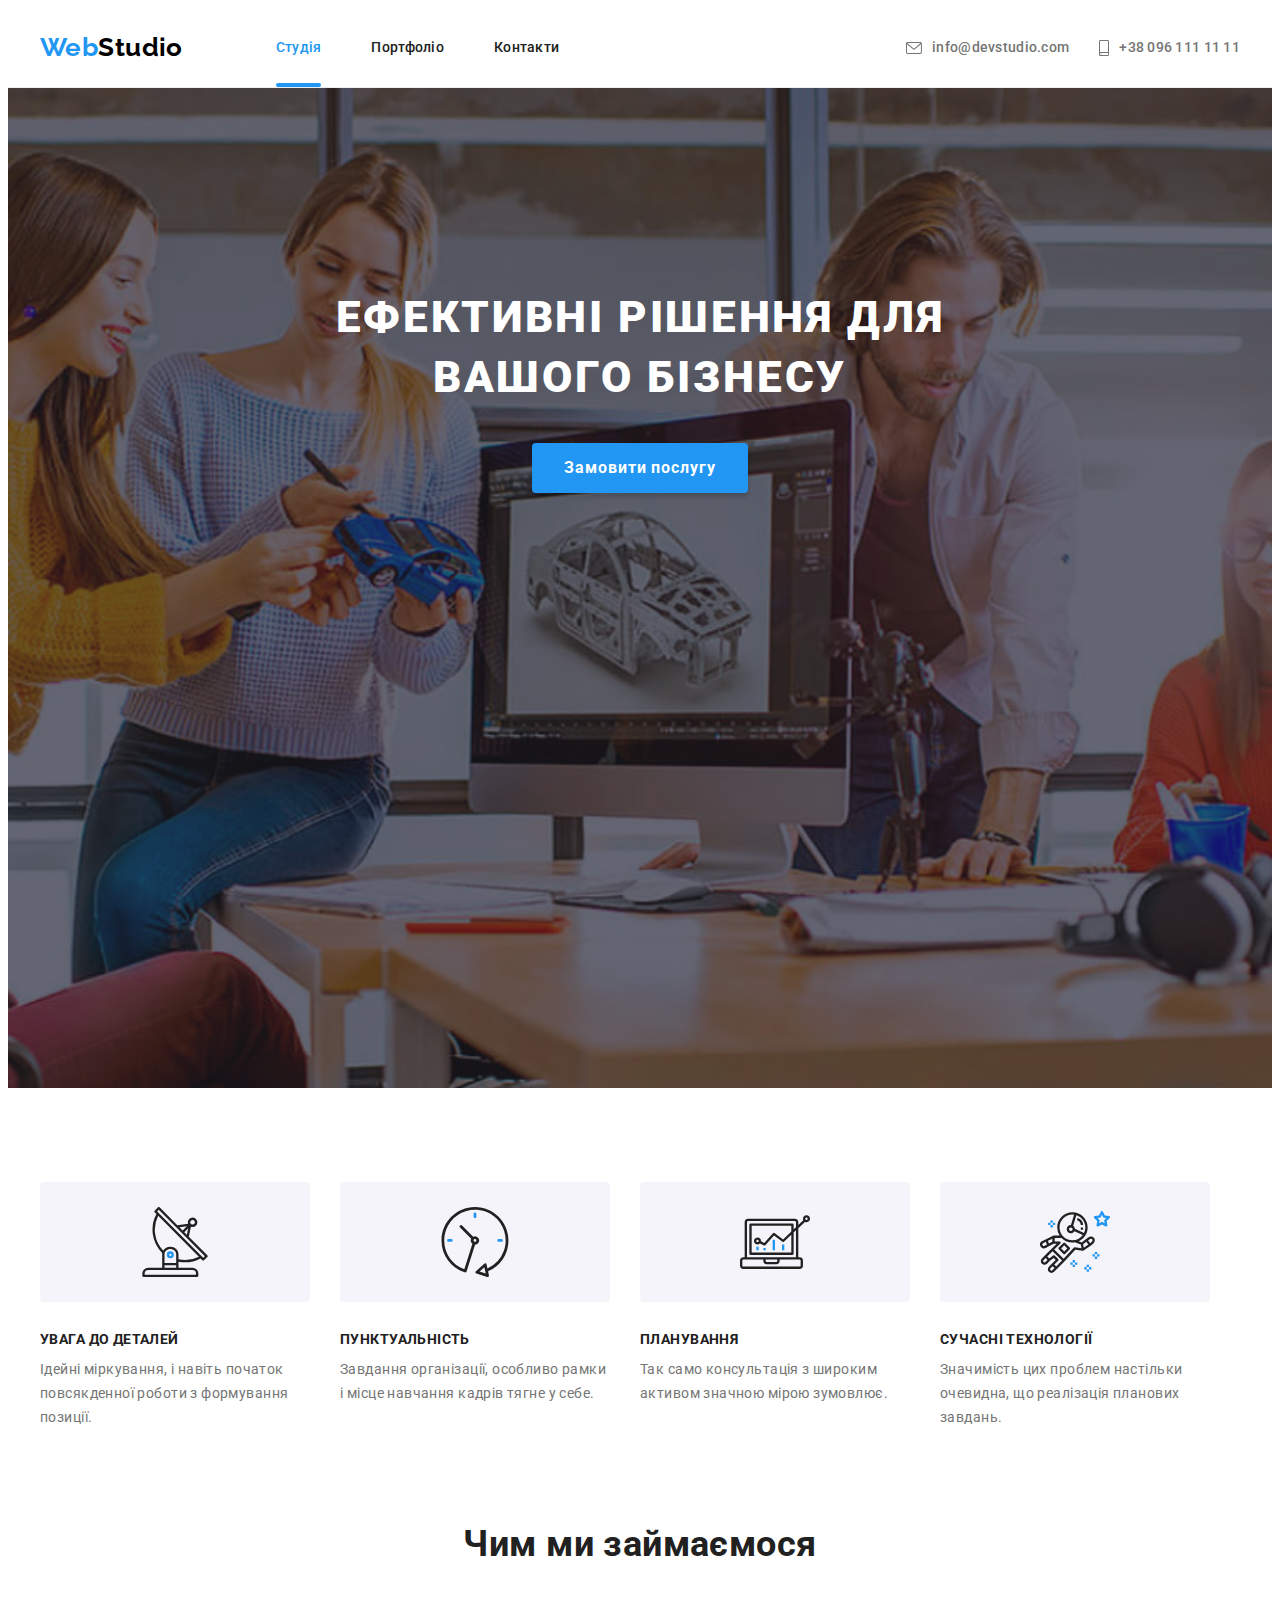
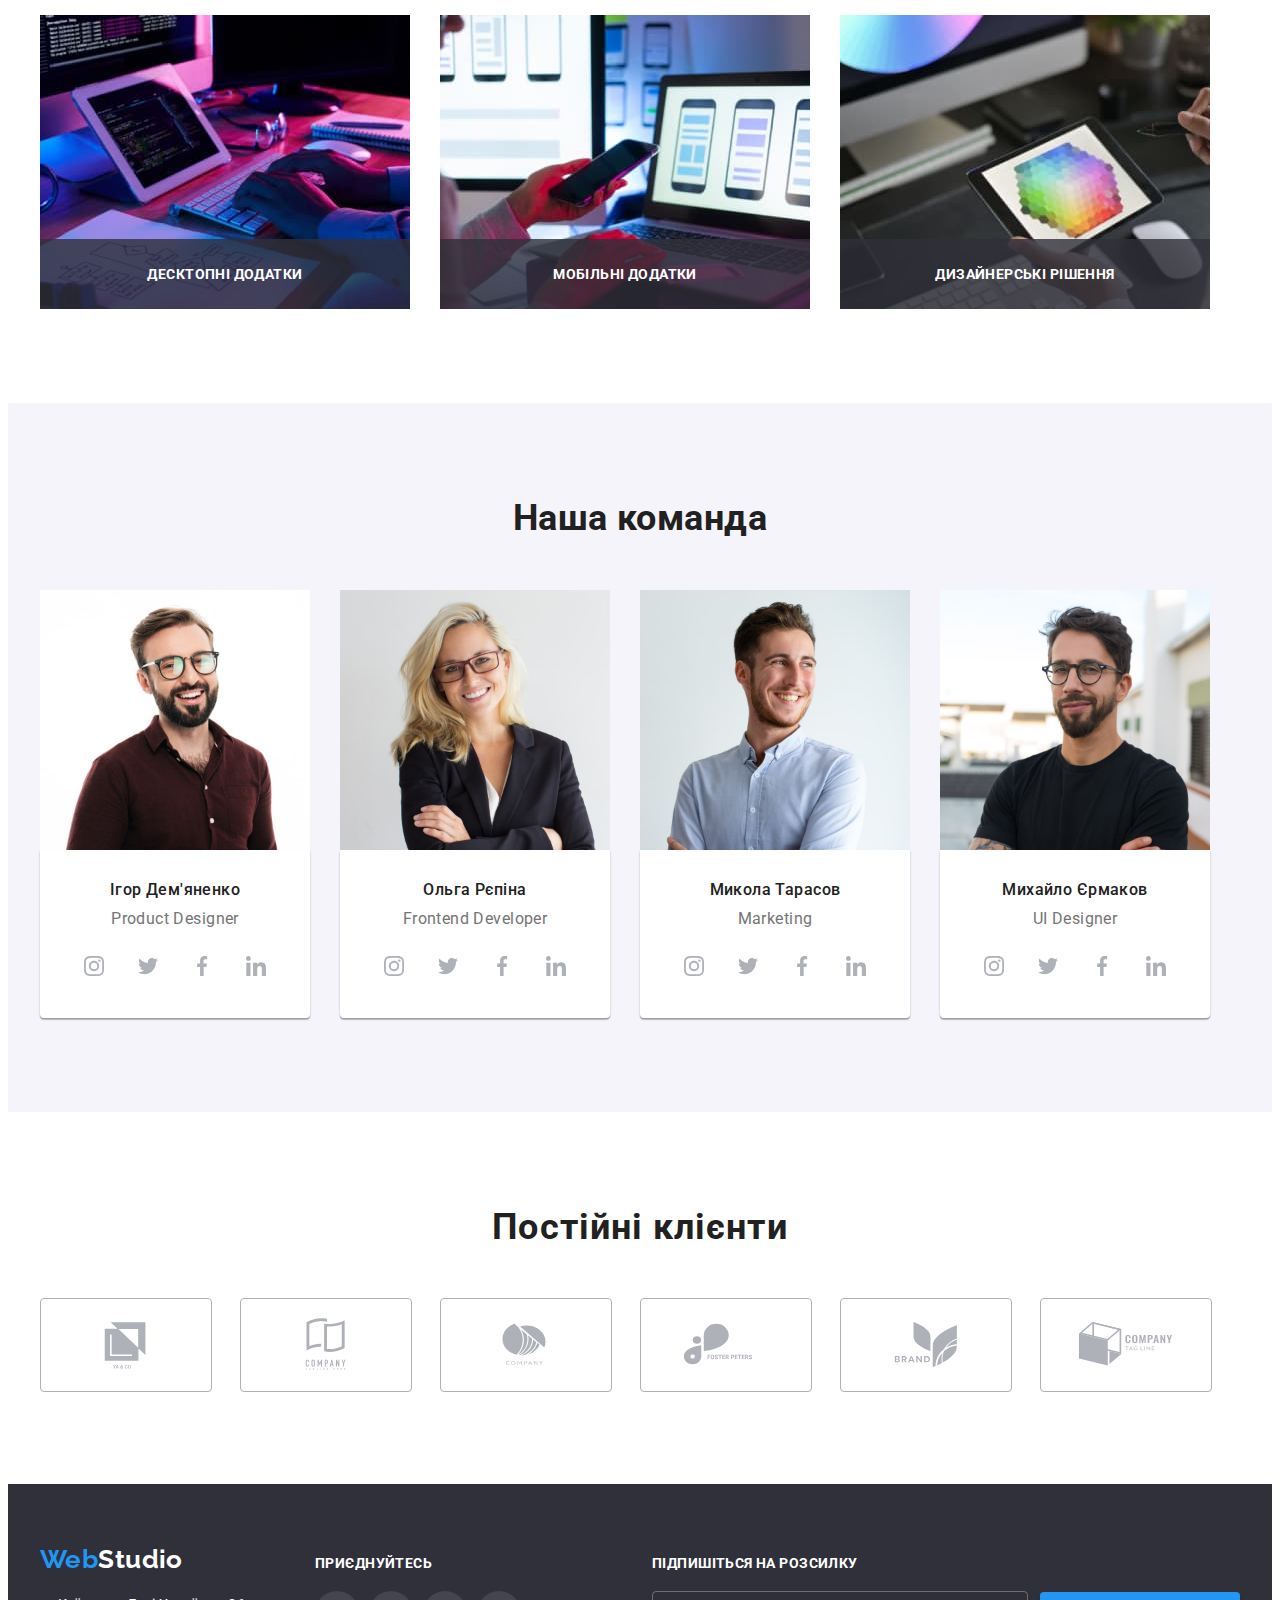
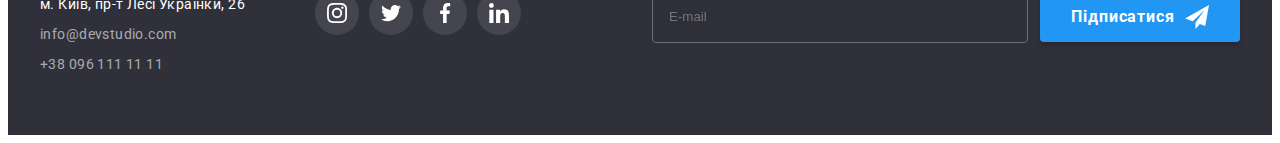
<file: index.html>
<!DOCTYPE html>
<html lang="uk">
  <head>
    <meta charset="UTF-8" />
    <meta http-equiv="X-UA-Compatible" content="IE=edge" />
    <meta name="viewport" content="width=device-width, initial-scale=1.0" />
    <title>Студія</title>
    <link rel="preconnect" href="https://fonts.googleapis.com" />
    <link rel="preconnect" href="https://fonts.gstatic.com" crossorigin />
    <link
      href="https://fonts.googleapis.com/css2?family=Raleway:wght@700&family=Roboto:wght@400;500;700;900&display=swap"
      rel="stylesheet"
    />
    <link
      rel="stylesheet"
      href="https://cdnjs.cloudflare.com/ajax/libs/modern-normalize/1.1.0/modern-normalize.min.css"
      integrity="sha512-wpPYUAdjBVSE4KJnH1VR1HeZfpl1ub8YT/NKx4PuQ5NmX2tKuGu6U/JRp5y+Y8XG2tV+wKQpNHVUX03MfMFn9Q=="
      crossorigin="anonymous"
      referrerpolicy="no-referrer"
    />
    <link href="./css/styles.css" rel="stylesheet" />
  </head>
  <body class="body">
    <!-- HEADER-->
    <header class="header">
      <div class="container main-header">
        <nav class="main-nav">
          <a href="./index.html" class="header-logo link" lang="en">
            <span class="logo-accent">Web</span>Studio</a
          >
          <ul class="nav-list list">
            <li class="nav list-item">
              <a href="./index.html" class="current-page nav-link link">Студія</a>
            </li>
            <li class="nav list-item">
              <a href="./portfolio.html" class="nav-link link">Портфоліо</a>
            </li>
            <li class="nav list-item"><a href="#address" class="nav-link link">Контакти</a></li>
          </ul>
        </nav>
        <ul class="contact-list list">
          <li class="contact list-item" lang="en">
            <a href="#" class="icon-contact-link link"
              ><svg class="icon-contact" width="16" height="12">
                <use href="./images/icons.svg#icon-mail"></use></svg
              >info@devstudio.com</a
            >
          </li>
          <li class="contact list-item">
            <a href="#" class="icon-contact-link link"
              ><svg class="icon-contact" width="10" height="16">
                <use href="./images/icons.svg#icon-phone"></use></svg
              >+38 096 111 11 11</a
            >
          </li>
        </ul>
      </div>
    </header>
    <main>
      <!-- SECTION HERO -->
      <section class="hero">
        <h1 class="hero-title title">Ефективні рішення для вашого бізнесу</h1>
        <button type="button" class="button" data-modal-open>Замовити послугу</button>
      </section>
      <!-- MODAL -->
      <div class="backdrop is-hidden" data-modal>
        <div class="modal">
          <button class="modal-btn" type="button" data-modal-close>
            <svg class="modal-icon" width="18" height="18">
              <use href="./images/icons.svg#icon-modal"></use>
            </svg>
          </button>
          <strong class="modal-label">Залиште свої дані, ми вам передзвонимо</strong>
          <form class="modal-form" name="modal_form">
            <div class="modal-form-group" role="group">
              <label class="modal-form-label" for="user_name">Ім'я</label>
              <div class="modal-form-wrapper">
                <input class="modal-form-field" type="text" name="user_name" id="user_name" />
                <svg class="modal-form-icon" width="18" height="18">
                  <use href="./images/icons.svg#modal-icon-person"></use>
                </svg>
              </div>
              <label class="modal-form-label" for="user_phone">Телефон</label>
              <div class="modal-form-wrapper">
                <input class="modal-form-field" type="tel" name="user_phone" id="user_phone" />
                <svg class="modal-form-icon" width="18" height="18">
                  <use href="./images/icons.svg#modal-icon-phone"></use>
                </svg>
              </div>
              <label class="modal-form-label" for="user_email">Пошта</label>
              <div class="modal-form-wrapper">
                <input class="modal-form-field" type="email" name="user_email" id="user_email" />
                <svg class="modal-form-icon" width="20" height="20">
                  <use href="./images/icons.svg#modal-icon-email"></use>
                </svg>
              </div>
              <label class="modal-form-label" for="user_message">Коментар</label>
              <textarea
                class="modal-form-message"
                name="user_message"
                id="user_message"
                rows="7"
                placeholder="Введіть текст"
              ></textarea>
            </div>
            <div class="modal-form-agreement" role="group">
              <input
                class="modal-form-checkbox visually-hidden"
                type="checkbox"
                id="user_agreement"
              />
              <svg class="modal-form-agreement-icon" width="16" height="15">
                <use class="uncheck" href="./images/icons.svg#icon-uncheck"></use>
                <use class="check" href="./images/icons.svg#icon-check"></use>
              </svg>
              <label class="modal-form-agreement-desc" for="user_agreement"
                >Погоджуюся з розсилкою та приймаю
                <a class="modal-form-agreement-link" href="">Умови договору</a>
              </label>
            </div>
            <button class="modal-form-btn" type="submit">Відправити</button>
          </form>
        </div>
      </div>
      <!-- SECTION FEATURES-->
      <section class="section-features section">
        <div class="container">
          <h2 class="hidden-title">Особливості</h2>
          <ul class="features-list list">
            <li class="features-item">
              <div class="features-box">
                <svg class="icon-features" width="70" height="70">
                  <use href="./images/icons.svg#icon-antenna"></use>
                </svg>
              </div>
              <h3 class="features-item title">УВАГА ДО ДЕТАЛЕЙ</h3>
              <p class="features-text">
                Ідейні міркування, і навіть початок повсякденної роботи з формування позиції.
              </p>
            </li>
            <li class="features-item">
              <div class="features-box">
                <svg class="icon-features">
                  <use href="./images/icons.svg#icon-clock"></use>
                </svg>
              </div>
              <h3 class="features-item title">ПУНКТУАЛЬНІСТЬ</h3>
              <p class="features-text">
                Завдання організації, особливо рамки і місце навчання кадрів тягне у себе.
              </p>
            </li>
            <li class="features-item">
              <div class="features-box">
                <svg class="icon-features">
                  <use href="./images/icons.svg#icon-diagram"></use>
                </svg>
              </div>
              <h3 class="features-item title">ПЛАНУВАННЯ</h3>
              <p class="features-text">
                Так само консультація з широким активом значною мірою зумовлює.
              </p>
            </li>
            <li class="features-item">
              <div class="features-box">
                <svg class="icon-features">
                  <use href="./images/icons.svg#icon-astronaut"></use>
                </svg>
              </div>
              <h3 class="features-item title">СУЧАСНІ ТЕХНОЛОГІЇ</h3>
              <p class="features-text">
                Значимість цих проблем настільки очевидна, що реалізація планових завдань.
              </p>
            </li>
          </ul>
        </div>
      </section>
      <!-- SECTION WORK -->
      <section class="section-work section">
        <div class="container">
          <h2 class="section title">Чим ми займаємося</h2>
          <ul class="work-list list">
            <li class="work-item">
              <img class="work-card" src="./images/Desktop.jpg" alt="Desktop" width="370" />
              <p class="work-card-text">Десктопні додатки</p>
            </li>
            <li class="work-item">
              <img class="work-card" src="./images/Mobile.jpg" alt="Mobile" width="370" />
              <p class="work-card-text">Мобільні додатки</p>
            </li>
            <li class="work-item">
              <img class="work-card" src="./images/Design.jpg" alt="Design" width="370" />
              <p class="work-card-text">Дизайнерські рішення</p>
            </li>
          </ul>
        </div>
      </section>
      <!-- SECTION TEAM -->
      <section class="section-team section">
        <div class="container">
          <h2 class="section title">Наша команда</h2>
          <ul class="team-list list">
            <li class="team-item">
              <img
                class="team-card-item"
                src="./images/team-foto-1.jpg"
                alt="Product Designer"
                width="270"
              />
              <div class="team-card">
                <h3 class="team-item title">Ігор Дем'яненко</h3>
                <p lang="en" class="team-item text">Product Designer</p>
                <ul class="team-list-icon list">
                  <li class="team-item-icon">
                    <a class="icon-team-link link" href="#">
                      <svg class="icon-team" width="20" height="20">
                        <use href="./images/icons.svg#icon-instagram"></use>
                      </svg>
                    </a>
                  </li>
                  <li class="team-item-icon">
                    <a class="icon-team-link link" href="#">
                      <svg class="icon-team" width="20" height="20">
                        <use href="./images/icons.svg#icon-twitter"></use>
                      </svg>
                    </a>
                  </li>
                  <li class="team-item-icon">
                    <a class="icon-team-link link" href="#">
                      <svg class="icon-team" width="20" height="20">
                        <use href="./images/icons.svg#icon-facebook"></use>
                      </svg>
                    </a>
                  </li>
                  <li class="team-item-icon">
                    <a class="icon-team-link link" href="#">
                      <svg class="icon-team" width="20" height="20">
                        <use href="./images/icons.svg#icon-linkedin"></use>
                      </svg>
                    </a>
                  </li>
                </ul>
              </div>
            </li>
            <li class="team-item">
              <img
                class="team-card-item"
                src="./images/team-foto-2.jpg"
                alt="Frontend Developer"
                width="270"
              />
              <div class="team-card">
                <h3 class="team-item title">Ольга Рєпіна</h3>
                <p lang="en" class="team-item text">Frontend Developer</p>
                <ul class="team-list-icon list">
                  <li class="team-item-icon">
                    <a class="icon-team-link link" href="#">
                      <svg class="icon-team" width="20" height="20">
                        <use href="./images/icons.svg#icon-instagram"></use>
                      </svg>
                    </a>
                  </li>
                  <li class="team-item-icon">
                    <a class="icon-team-link link" href="#">
                      <svg class="icon-team" width="20" height="20">
                        <use href="./images/icons.svg#icon-twitter"></use>
                      </svg>
                    </a>
                  </li>
                  <li class="team-item-icon">
                    <a class="icon-team-link link" href="#">
                      <svg class="icon-team" width="20" height="20">
                        <use href="./images/icons.svg#icon-facebook"></use>
                      </svg>
                    </a>
                  </li>
                  <li class="team-item-icon">
                    <a class="icon-team-link link" href="#">
                      <svg class="icon-team" width="20" height="20">
                        <use href="./images/icons.svg#icon-linkedin"></use>
                      </svg>
                    </a>
                  </li>
                </ul>
              </div>
            </li>
            <li class="team-item">
              <img
                class="team-card-item"
                src="./images/team-foto-3.jpg"
                alt="Marketing"
                width="270"
              />
              <div class="team-card">
                <h3 class="team-item title">Микола Тарасов</h3>
                <p lang="en" class="team-item text">Marketing</p>
                <ul class="team-list-icon list">
                  <li class="team-item-icon">
                    <a class="icon-team-link link" href="#">
                      <svg class="icon-team" width="20" height="20">
                        <use href="./images/icons.svg#icon-instagram"></use>
                      </svg>
                    </a>
                  </li>
                  <li class="team-item-icon">
                    <a class="icon-team-link link" href="#">
                      <svg class="icon-team" width="20" height="20">
                        <use href="./images/icons.svg#icon-twitter"></use>
                      </svg>
                    </a>
                  </li>
                  <li class="team-item-icon">
                    <a class="icon-team-link link" href="#">
                      <svg class="icon-team" width="20" height="20">
                        <use href="./images/icons.svg#icon-facebook"></use>
                      </svg>
                    </a>
                  </li>
                  <li class="team-item-icon">
                    <a class="icon-team-link link" href="#">
                      <svg class="icon-team" width="20" height="20">
                        <use href="./images/icons.svg#icon-linkedin"></use>
                      </svg>
                    </a>
                  </li>
                </ul>
              </div>
            </li>
            <li class="team-item">
              <img
                class="team-card-item"
                src="./images/team-foto-4.jpg"
                alt="UI Designer"
                width="270"
              />
              <div class="team-card">
                <h3 class="team-item title">Михайло Єрмаков</h3>
                <p lang="en" class="team-item text">UI Designer</p>
                <ul class="team-list-icon list">
                  <li class="team-item-icon">
                    <a class="icon-team-link link" href="#">
                      <svg class="icon-team" width="20" height="20">
                        <use href="./images/icons.svg#icon-instagram"></use>
                      </svg>
                    </a>
                  </li>
                  <li class="team-item-icon">
                    <a class="icon-team-link link" href="#">
                      <svg class="icon-team" width="20" height="20">
                        <use href="./images/icons.svg#icon-twitter"></use>
                      </svg>
                    </a>
                  </li>
                  <li class="team-item-icon">
                    <a class="icon-team-link link" href="#">
                      <svg class="icon-team" width="20" height="20">
                        <use href="./images/icons.svg#icon-facebook"></use>
                      </svg>
                    </a>
                  </li>
                  <li class="team-item-icon">
                    <a class="icon-team-link link" href="#">
                      <svg class="icon-team" width="20" height="20">
                        <use href="./images/icons.svg#icon-linkedin"></use>
                      </svg>
                    </a>
                  </li>
                </ul>
              </div>
            </li>
          </ul>
        </div>
      </section>
      <!-- SECTION CLIENT -->
      <section class="client-section section">
        <div class="container">
          <h2 class="client-title title">Постійні клієнти</h2>
          <ul class="client-list list">
            <li class="client-item">
              <a href="#" class="client-item-link link client-one">
                <svg class="icon-client">
                  <use href="./images/icons.svg#icon-logo-1"></use>
                </svg>
              </a>
            </li>
            <li class="client-item">
              <a href="#" class="client-item-link link client-two">
                <svg class="icon-client">
                  <use href="./images/icons.svg#icon-logo-2"></use>
                </svg>
              </a>
            </li>
            <li class="client-item">
              <a href="#" class="client-item-link link client-four">
                <svg class="icon-client">
                  <use href="./images/icons.svg#icon-logo-3"></use>
                </svg>
              </a>
            </li>
            <li class="client-item">
              <a href="#" class="client-item-link link client-five">
                <svg class="icon-client">
                  <use href="./images/icons.svg#icon-logo-4"></use>
                </svg>
              </a>
            </li>
            <li class="client-item">
              <a href="#" class="client-item-link link client-six">
                <svg class="icon-client">
                  <use href="./images/icons.svg#icon-logo-5"></use>
                </svg>
              </a>
            </li>
            <li class="client-item">
              <a href="#" class="client-item-link link client-three">
                <svg class="icon-client">
                  <use href="./images/icons.svg#icon-logo-6"></use>
                </svg>
              </a>
            </li>
          </ul>
        </div>
      </section>
    </main>
    <!--FOOTER -->
    <footer class="footer" id="address">
      <div class="footer-container container">
        <div class="container-adress">
          <div class="footer-element">
            <a href="./index.html" class="footer-logo link" lang="en">
              <span class="logo-accent">Web</span>Studio</a
            >
          </div>
          <address class="footer-address">
            <ul class="footer-list list">
              <li class="footer-item">
                <a
                  href="https://goo.gl/maps/ancKMT4EL6TQM1xH9"
                  class="address link"
                  target="_blank"
                  rel="noreferrer noopener"
                >
                  м. Київ, пр-т Лесі Українки, 26
                </a>
              </li>
              <li class="footer-item">
                <a href="mailto:info@devstudio.com" class="contact link" lang="en"
                  >info@devstudio.com</a
                >
              </li>
              <li class="footer-item">
                <a href="tel:+380961111111" class="contact link">+38 096 111 11 11</a>
              </li>
            </ul>
          </address>
        </div>
        <div class="container-social">
          <p class="text-footer">приєднуйтесь</p>
          <ul class="footer-list-icon list">
            <li class="footer-item-icon">
              <a href="#" class="footer-icon-link link">
                <svg class="icon-footer">
                  <use href="./images/icons.svg#icon-instagram"></use>
                </svg>
              </a>
            </li>
            <li class="footer-item-icon">
              <a href="#" class="footer-icon-link link">
                <svg class="icon-footer">
                  <use href="./images/icons.svg#icon-twitter"></use>
                </svg>
              </a>
            </li>
            <li class="footer-item-icon">
              <a href="#" class="footer-icon-link link">
                <svg class="icon-footer">
                  <use href="./images/icons.svg#icon-facebook"></use>
                </svg>
              </a>
            </li>
            <li class="footer-item-icon">
              <a href="#" class="footer-icon-link link">
                <svg class="icon-footer">
                  <use href="./images/icons.svg#icon-linkedin"></use>
                </svg>
              </a>
            </li>
          </ul>
        </div>
        <div class="subscribe">
          <p class="subscribe-text">Підпишіться на розсилку</p>
          <form class="subscribe-form" name="subscribe_form" autocomplete="off">
            <label>
              <input
                class="input-subscribe"
                type="email"
                name="user_email"
                id="user_email"
                placeholder="E-mail"
            /></label>
            <button class="subscribe-btn" type="submit">
              Підписатися<svg class="icon-subscribe">
                <use href="./images/icons.svg#icon-send"></use>
              </svg>
            </button>
          </form>
        </div>
      </div>
    </footer>
    <script src="./js/modal.js"></script>
  </body>
</html>
</file>
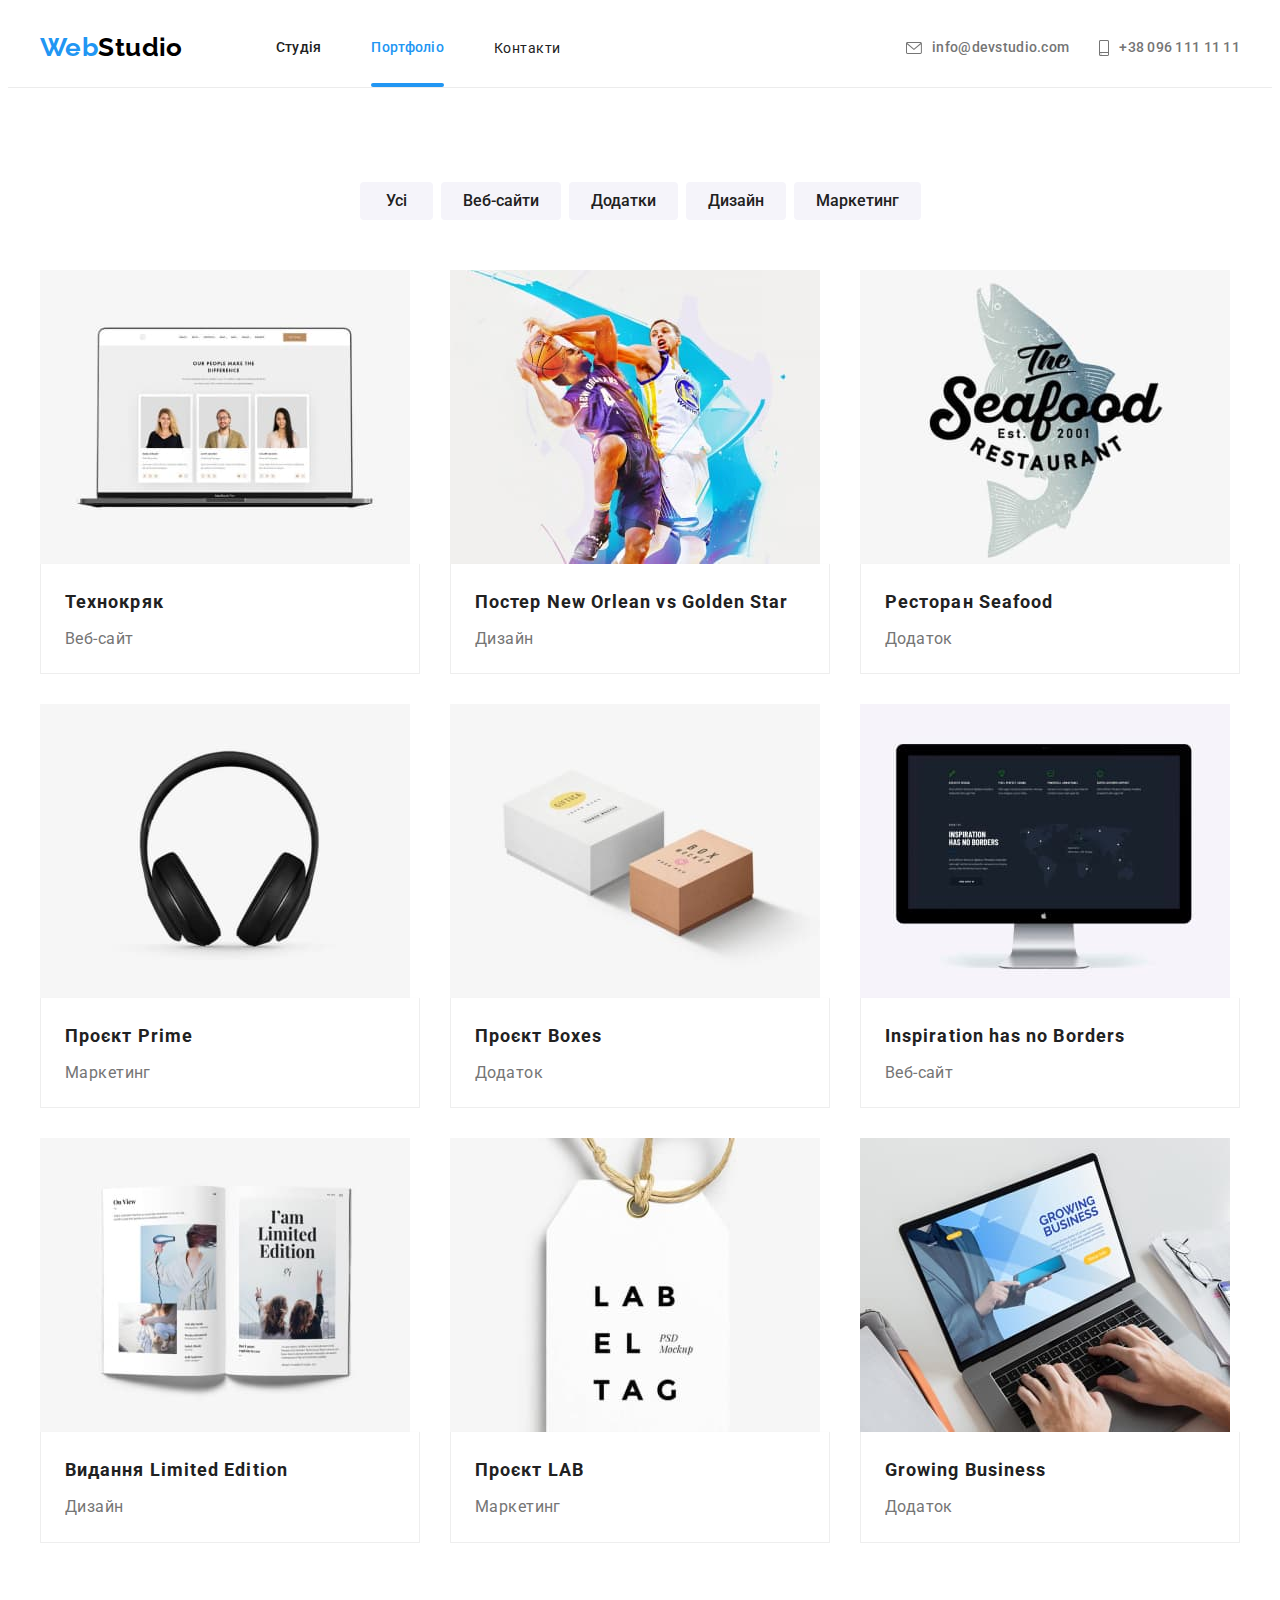
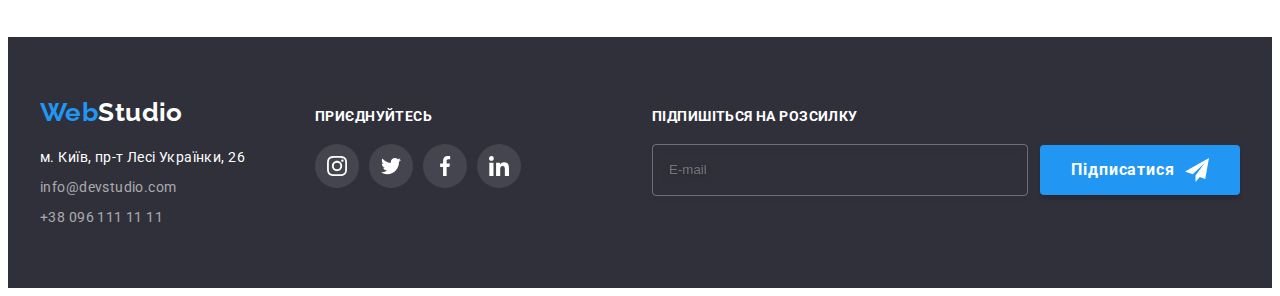
<file: portfolio.html>
<!DOCTYPE html>
<html lang="uk">
  <head>
    <meta charset="UTF-8" />
    <meta http-equiv="X-UA-Compatible" content="IE=edge" />
    <meta name="viewport" content="width=device-width, initial-scale=1.0" />
    <title>Портфоліо</title>
    <link rel="preconnect" href="https://fonts.googleapis.com" />
    <link rel="preconnect" href="https://fonts.gstatic.com" crossorigin />
    <link
      href="https://fonts.googleapis.com/css2?family=Raleway:wght@700&family=Roboto:wght@400;500;700;900&display=swap"
      rel="stylesheet"
    />
    <link
      rel="stylesheet"
      href="https://cdnjs.cloudflare.com/ajax/libs/modern-normalize/1.1.0/modern-normalize.min.css"
      integrity="sha512-wpPYUAdjBVSE4KJnH1VR1HeZfpl1ub8YT/NKx4PuQ5NmX2tKuGu6U/JRp5y+Y8XG2tV+wKQpNHVUX03MfMFn9Q=="
      crossorigin="anonymous"
      referrerpolicy="no-referrer"
    />
    <link href="./css/styles.css" rel="stylesheet" />
  </head>
  <body class="body">
    <!-- header -->
    <header class="header">
      <div class="container main-header">
        <nav class="main-nav">
          <a href="./index.html" class="header-logo link" lang="en">
            <span class="logo-accent">Web</span>Studio</a
          >
          <ul class="nav-list list">
            <li class="nav list-item">
              <a href="./index.html" class="nav-link link">Студія</a>
            </li>
            <li class="nav list-item">
              <a href="./portfolio.html" class="current-page nav-link link">Портфоліо</a>
            </li>
            <li class="nav-list-item"><a href="#address" class="nav-link link">Контакти</a></li>
          </ul>
        </nav>
        <ul class="contact-list list">
          <li class="contact list-item" lang="en">
            <a href="#" class="icon-contact-link link"
              ><svg class="icon-contact" width="16" height="12">
                <use href="./images/icons.svg#icon-mail"></use></svg
              >info@devstudio.com</a
            >
          </li>
          <li class="contact list-item">
            <a href="#" class="icon-contact-link link"
              ><svg class="icon-contact" width="10" height="16">
                <use href="./images/icons.svg#icon-phone"></use></svg
              >+38 096 111 11 11</a
            >
          </li>
        </ul>
      </div>
    </header>
    <main>
      <!--sechion-portfolio-->
      <section class="sechion-portfolio section">
        <div class="container">
          <h1 class="hidden-title">Портфоліо</h1>
          <ul class="filter-list list">
            <li class="filter-item"><button type="button" class="filter-btn all">Усі</button></li>
            <li class="filter-item">
              <button type="button" class="filter-btn web">Веб-сайти</button>
            </li>
            <li class="filter-item">
              <button type="button" class="filter-btn addition">Додатки</button>
            </li>
            <li class="filter-item">
              <button type="button" class="filter-btn design">Дизайн</button>
            </li>
            <li class="filter-item">
              <button type="button" class="filter-btn marketing">Маркетинг</button>
            </li>
          </ul>
          <ul class="portfolio-list flex-container list">
            <li class="portfolio-item flex-element">
              <a href="#" class="portfolio-link"
                ><div class="portfolio-tumb">
                  <img
                    class="portfolio-card"
                    src="./images/portfolio_1.jpg"
                    alt="Технокряк"
                    width="370"
                    height="294"
                  />
                  <div class="overley">
                    <p class="overlay-text">
                      Ресурс пропонує комплексні пропозиції з різним рівнем функціоналу та сервісів.
                      Все це дозволить відвідувачу отримати вичерпні відомості про компанію чи
                      приватну особу.
                    </p>
                  </div>
                </div>
                <div class="portfolio-element">
                  <h2 class="portfolio title">Технокряк</h2>
                  <p class="portfolio text">Веб-сайт</p>
                </div>
              </a>
            </li>
            <li class="portfolio-item flex-element">
              <a href="#" class="portfolio-link">
                <div class="portfolio-tumb">
                  <img
                    class="portfolio-card"
                    src="./images/portfolio_2.jpg"
                    alt="Постер New Orlean vs Golden Star"
                    width="370"
                    height="294"
                  />
                  <div class="overley">
                    <p class="overlay-text">
                      Ресурс пропонує комплексні пропозиції з різним рівнем функціоналу та сервісів.
                      Все це дозволить відвідувачу отримати вичерпні відомості про компанію чи
                      приватну особу.
                    </p>
                  </div>
                </div>
                <div class="portfolio-element">
                  <h2 class="portfolio title">
                    Постер
                    <span>New Orlean vs Golden Star</span>
                  </h2>
                  <p class="portfolio text">Дизайн</p>
                </div>
              </a>
            </li>
            <li class="portfolio-item flex-element">
              <a href="#" class="portfolio-link"
                ><div class="portfolio-tumb">
                  <img
                    class="portfolio-card"
                    src="./images/portfolio_3.jpg"
                    alt="Ресторан Seafood"
                    width="370"
                    height="294"
                  />
                  <div class="overley">
                    <p class="overlay-text">
                      Ресурс пропонує комплексні пропозиції з різним рівнем функціоналу та сервісів.
                      Все це дозволить відвідувачу отримати вичерпні відомості про компанію чи
                      приватну особу.
                    </p>
                  </div>
                </div>
                <div class="portfolio-element">
                  <h2 class="portfolio title">
                    Ресторан
                    <span>Seafood</span>
                  </h2>
                  <p class="portfolio text">Додаток</p>
                </div>
              </a>
            </li>
            <li class="portfolio-item flex-element">
              <a href="#" class="portfolio-link">
                <div class="portfolio-tumb">
                  <img
                    class="portfolio-card"
                    src="./images/portfolio_4.jpg"
                    alt="Проєкт Prime"
                    width="370"
                    height="294"
                  />
                  <div class="overley">
                    <p class="overlay-text">
                      Ресурс пропонує комплексні пропозиції з різним рівнем функціоналу та сервісів.
                      Все це дозволить відвідувачу отримати вичерпні відомості про компанію чи
                      приватну особу.
                    </p>
                  </div>
                </div>
                <div class="portfolio-element">
                  <h2 class="portfolio title">
                    Проєкт
                    <span>Prime</span>
                  </h2>
                  <p class="portfolio text">Маркетинг</p>
                </div>
              </a>
            </li>
            <li class="portfolio-item flex-element">
              <a href="#" class="portfolio-link"
                ><div class="portfolio-tumb">
                  <img
                    class="portfolio-card"
                    src="./images/portfolio_5.jpg"
                    alt="Проєкт Boxes"
                    width="370"
                    height="294"
                  />
                  <div class="overley">
                    <p class="overlay-text">
                      Ресурс пропонує комплексні пропозиції з різним рівнем функціоналу та сервісів.
                      Все це дозволить відвідувачу отримати вичерпні відомості про компанію чи
                      приватну особу.
                    </p>
                  </div>
                </div>
                <div class="portfolio-element">
                  <h2 class="portfolio title">
                    Проєкт
                    <span>Boxes</span>
                  </h2>
                  <p class="portfolio text">Додаток</p>
                </div>
              </a>
            </li>
            <li class="portfolio-item flex-element">
              <a href="#" class="portfolio-link">
                <div class="portfolio-tumb">
                  <img
                    class="portfolio-card"
                    src="./images/portfolio_6.jpg"
                    alt="Inspiration has no Borders"
                    width="370"
                    height="294"
                  />
                  <div class="overley">
                    <p class="overlay-text">
                      Ресурс пропонує комплексні пропозиції з різним рівнем функціоналу та сервісів.
                      Все це дозволить відвідувачу отримати вичерпні відомості про компанію чи
                      приватну особу.
                    </p>
                  </div>
                </div>
                <div class="portfolio-element">
                  <h2 class="portfolio title" lang="en">Inspiration has no Borders</h2>
                  <p class="portfolio text">Веб-сайт</p>
                </div>
              </a>
            </li>
            <li class="portfolio-item flex-element">
              <a href="#" class="portfolio-link">
                <div class="portfolio-tumb">
                  <img
                    class="portfolio-card"
                    src="./images/portfolio_7.jpg"
                    alt="Видання Limited Edition"
                    width="370"
                    height="294"
                  />
                  <div class="overley">
                    <p class="overlay-text">
                      Ресурс пропонує комплексні пропозиції з різним рівнем функціоналу та сервісів.
                      Все це дозволить відвідувачу отримати вичерпні відомості про компанію чи
                      приватну особу.
                    </p>
                  </div>
                </div>
                <div class="portfolio-element">
                  <h2 class="portfolio title">
                    Видання
                    <span>Limited Edition</span>
                  </h2>
                  <p class="portfolio text">Дизайн</p>
                </div>
              </a>
            </li>
            <li class="portfolio-item flex-element">
              <a href="#" class="portfolio-link">
                <div class="portfolio-tumb">
                  <img
                    class="portfolio-card"
                    src="./images/portfolio_8.jpg"
                    alt="Проєкт LAB"
                    width="370"
                    height="294"
                  />
                  <div class="overley">
                    <p class="overlay-text">
                      Ресурс пропонує комплексні пропозиції з різним рівнем функціоналу та сервісів.
                      Все це дозволить відвідувачу отримати вичерпні відомості про компанію чи
                      приватну особу.
                    </p>
                  </div>
                </div>
                <div class="portfolio-element">
                  <h2 class="portfolio title">
                    Проєкт
                    <span lang="en">LAB</span>
                  </h2>
                  <p class="portfolio text">Маркетинг</p>
                </div>
              </a>
            </li>
            <li class="portfolio-item flex-element">
              <a href="#" class="portfolio-link"
                ><div class="portfolio-tumb">
                  <img
                    class="portfolio-card"
                    src="./images/portfolio_9.jpg"
                    alt="Growing Business"
                    width="370"
                    height="294"
                  />
                  <div class="overley">
                    <p class="overlay-text">
                      Ресурс пропонує комплексні пропозиції з різним рівнем функціоналу та сервісів.
                      Все це дозволить відвідувачу отримати вичерпні відомості про компанію чи
                      приватну особу.
                    </p>
                  </div>
                </div>
                <div class="portfolio-element">
                  <h2 class="portfolio title" lang="en">Growing Business</h2>
                  <p class="portfolio text">Додаток</p>
                </div>
              </a>
            </li>
          </ul>
        </div>
      </section>
    </main>
    <!--footer -->
    <footer class="footer" id="address">
      <div class="footer-container container">
        <div class="container-adress">
          <div class="footer-element">
            <a href="./index.html" class="footer-logo link" lang="en">
              <span class="logo-accent">Web</span>Studio</a
            >
          </div>
          <address class="footer-address">
            <ul class="footer-list list">
              <li class="footer-item">
                <a
                  href="https://goo.gl/maps/ancKMT4EL6TQM1xH9"
                  class="address link"
                  target="_blank"
                  rel="noreferrer noopener"
                >
                  м. Київ, пр-т Лесі Українки, 26
                </a>
              </li>
              <li class="footer-item">
                <a href="mailto:info@devstudio.com" class="contact link" lang="en"
                  >info@devstudio.com</a
                >
              </li>
              <li class="footer-item">
                <a href="tel:+380961111111" class="contact link">+38 096 111 11 11</a>
              </li>
            </ul>
          </address>
        </div>
        <div class="container-social">
          <p class="text-footer">приєднуйтесь</p>
          <ul class="footer-list-icon list">
            <li class="footer-item-icon">
              <a href="#" class="footer-icon-link link">
                <svg class="icon-footer">
                  <use href="./images/icons.svg#icon-instagram"></use>
                </svg>
              </a>
            </li>
            <li class="footer-item-icon">
              <a href="#" class="footer-icon-link link">
                <svg class="icon-footer">
                  <use href="./images/icons.svg#icon-twitter"></use>
                </svg>
              </a>
            </li>
            <li class="footer-item-icon">
              <a href="#" class="footer-icon-link link">
                <svg class="icon-footer">
                  <use href="./images/icons.svg#icon-facebook"></use>
                </svg>
              </a>
            </li>
            <li class="footer-item-icon">
              <a href="#" class="footer-icon-link link">
                <svg class="icon-footer">
                  <use href="./images/icons.svg#icon-linkedin"></use>
                </svg>
              </a>
            </li>
          </ul>
        </div>
        <div class="subscribe">
          <p class="subscribe-text">Підпишіться на розсилку</p>
          <form class="subscribe-form" name="subscribe_form" autocomplete="off">
            <label>
              <input
                class="input-subscribe"
                type="email"
                name="user_email"
                id="user_email"
                placeholder="E-mail"
            /></label>
            <button class="subscribe-btn" type="submit">
              Підписатися<svg class="icon-subscribe">
                <use href="./images/icons.svg#icon-send"></use>
              </svg>
            </button>
          </form>
        </div>
      </div>
    </footer>
  </body>
</html>
</file>
<file: css/styles.css>
:root {
  --primery-text-color: #757575;
  --secondary-text-color: #212121;
  --accent-color: #2196f3;
  --accent-button: #042d4e;
  --logo-text-color: #000000;
  --white-text-bg: #ffffff;
  --trwhite-text-footer: rgba(255, 255, 255, 0.6);
  --bg-color-hero-footer: #2f303a;
  --bg-secondary-color: #f5f4fa;
  --border-color-portfolio: #eeeeee;
  --border-color-header: #ececec;
  --bg-secondary-network: #afb1b8;
  --time-function: cubic-bezier(0.4, 0, 0.2, 1);
}
.body {
  font-family: 'Roboto', sans-serif;
  font-size: 14px;
  color: var(--primery-text-color);
  letter-spacing: 0.03em;
  background-color: var(--white-text-bg);
}
.list {
  padding: 0;
  margin: 0;
  list-style: none;
}
h1,
h2,
h3,
h4,
h5,
h6,
p,
ul {
  margin: 0;
}
.link {
  text-decoration: none;
}

.hidden-title,
.visually-hidden {
  position: absolute;
  white-space: nowrap;
  width: 1px;
  height: 1px;
  overflow: hidden;
  border: 0;
  padding: 0;
  clip: rect(0 0 0 0);
  clip-path: inset(50%);
  margin: -1px;
}
.container {
  width: 1200px;
  padding-left: 15px;
  padding-right: 15px;
  margin-left: auto;
  margin-right: auto;
}
.section {
  padding-top: 94px;
  padding-bottom: 94px;
}
.title {
  color: var(--secondary-text-color);
  margin-top: 0;
  margin-bottom: 0;
  padding-top: 0;
  padding-bottom: 0;
}

/*----- HEADER----- */
.header {
  border-bottom: 1px solid var(--border-color-header);
}
.header-logo {
  margin-right: 93px;

  font-family: 'Raleway', sans-serif;
  font-weight: 700;
  font-size: 26px;
  line-height: 1.19;
}
.header-logo.link {
  padding-top: 24px;
  padding-bottom: 24px;

  color: var(--logo-text-color);
}
.logo-accent {
  color: var(--accent-color);
}
.nav-list {
  display: flex;
}
.nav.list-item {
  margin-right: 50px;
}

.nav.list-item:last-child {
  margin-right: 0;
}
.nav-link {
  position: relative;
  display: block;
  padding-top: 32px;
  padding-bottom: 31px;

  color: var(--secondary-text-color);
  transition: color 250ms var(--time-function);
}

.nav-link:hover,
.nav-link:focus {
  color: var(--accent-color);
}
.current-page::after {
  content: '';
  position: absolute;
  /* left: 50%; */
  bottom: 0;

  transform: translateX(0);
  display: block;
  width: 100%;
  height: 4px;
  border-radius: 2px;
  background-color: var(--accent-color);
  /* opacity: 0; */
}
.nav-link:hover::after,
.nav-link:hover::focus {
}
.header .list-item {
  font-weight: 500;
  line-height: 1.14;
  letter-spacing: 0.02em;
}
.contact-list {
  display: flex;
  margin-left: auto;
}
.icon-contact-link {
  display: flex;
  align-items: center;
  fill: var(--primery-text-color);
  transition: color 250ms var(--time-function);
}
.icon-contact {
  margin-right: 10px;
}

.contact-list .list-item + .list-item {
  margin-left: 30px;
}
.contact .link {
  padding-top: 32px;
  padding-bottom: 31px;
  color: var(--primery-text-color);
}
.icon-contact-link:hover,
.icon-contact-link:focus {
  color: var(--accent-color);
  fill: var(--accent-color);
}
.nav .current-page {
  color: var(--accent-color);
}
.main-header,
.main-nav {
  display: flex;
  align-items: center;
}

/*----- SECTION HERO----- */
.hero {
  padding-top: 200px;
  padding-bottom: 200px;
  max-width: 1600px;
  min-height: 600px;
  text-align: center;
  margin-right: auto;
  margin-left: auto;
  background-color: var(--bg-color-hero-footer);
  background-image: linear-gradient(to bottom, rgba(47, 48, 58, 0.4), rgba(47, 48, 58, 0.4)),
    url(../images/hero-overlay.jpg);
  background-size: cover;
  background-position: center;
}
.hero-title {
  max-width: 696px;
  margin-left: auto;
  margin-right: auto;
  margin-bottom: 35px;
  color: var(--white-text-bg);
  font-weight: 900;
  font-size: 44px;
  line-height: 1.36;

  letter-spacing: 0.06em;
  text-transform: uppercase;
}
.hero .button {
  display: inline-block;
  min-width: 216px;
  padding: 10px 32px;

  letter-spacing: 0.06em;
  background-color: var(--accent-color);
  border: none;
  box-shadow: 0px 4px 4px rgba(0, 0, 0, 0.15);
  border-radius: 4px;

  color: var(--white-text-bg);
  font-family: inherit;
  font-weight: 700;
  font-size: 16px;
  line-height: 1.9;
  transition: background-color 250ms var(--time-function);
  cursor: pointer;
}
.hero .button:hover,
.hero .button:focus,
.hero .button:active {
  background-color: var(--accent-button);
}

/* MODAL */
.backdrop {
  position: fixed;
  top: 0;
  left: 0;
  width: 100%;
  height: 100%;
  background: rgba(0, 0, 0, 0.2);
  z-index: 1000;
  opacity: 1;
  transition: opacity 250ms var(--time-function);
}

.backdrop.is-hidden {
  opacity: 0;
  /* visibility: hidden; */
  pointer-events: none;
}
.modal {
  position: absolute;
  padding: 40px;
  top: 50%;
  left: 50%;
  transform: translateX(-50%) translateY(-50%);
  width: 528px;
  min-height: 581px;
  background-color: var(--white-text-bg);
  box-shadow: 0px 1px 3px rgba(0, 0, 0, 0.12), 0px 1px 1px rgba(0, 0, 0, 0.14),
    0px 2px 1px rgba(0, 0, 0, 0.2);
  border-radius: 4px;
  /* transform: translate(-50%, -50%) translate(1); */
  /* transition: transform 250ms var(--time-function), opacity 250ms var(--time-function); */
  transform: translate(-50%, -50%) scale(1);
  transition: transform 250ms var(--time-function);
}

.backdrop.is-hidden .modal {
  /* opacity: 0;
  transform: translateX(-50%) translateY(-70%);
  transition: transform 250ms var(--time-function), opacity 250ms var(--time-function); */
  transform: translate(-50%, -50%) scale(1.1);
}
.modal-btn {
  position: absolute;
  top: 10px;
  right: 10px;
  padding: 0;
  display: inline-flex;
  align-items: center;
  justify-content: center;
  cursor: pointer;
  width: 32px;
  height: 32px;
  background-color: transparent;
  border-radius: 50%;
  border: 1px solid var(--primery-text-color);
  transition: color 250ms var(--timing-function);
}

.modal-icon {
  /* font: var(--bg-secondary-color); */
  /* cursor: pointer; */
  transition: fill 250ms var(--time-function);
}
.modal-icon:focus,
.modal-icon:hover {
  fill: var(--accent-color);
}
.modal-label {
  display: block;
  text-align: center;
  /* margin-top: 40px; */
  margin-bottom: 12px;
  font-weight: 700;
  font-size: 20px;
  line-height: calc(23 / 20);
  text-align: center;
  user-select: none;

  color: var(--secondary-text-color);
}
.modal-form {
  /* margin-left: 40px;
  margin-right: 40px; */
}
.modal-form-group {
  margin-bottom: 20px;
}
.modal-form-label {
  font-size: 12px;
  line-height: calc(14 / 12);
  letter-spacing: 0.01em;
  color: var(--primery-text-color);
  margin: 4px;
  user-select: none;
}
/* .modal-form-label::placeholder {
  color: #000000;
} */

.modal-form-wrapper {
  position: relative;
  margin-bottom: 10px;
}
.modal-form-field {
  width: 100%;
  height: 42px;
  padding-left: 40px;
  cursor: pointer;
  outline: none;
  border: 1px solid rgba(33, 33, 33, 0.2);
  border-radius: 4px;
  transition: border-color 250ms var(--time-function);
}
.modal-form-field:focus {
  border-color: var(--accent-color);
}

.modal-form-icon {
  position: absolute;
  top: 50%;
  left: 12px;
  transform: translateY(-50%);
  transition: fill 250ms var(--time-function),transform 250ms var(--time-function);
}
.modal-form-field:focus + .modal-form-icon {
  fill: var(--accent-color);
}
.modal-form-message {
  display: block;
  width: 100%;
  height: 120px;
  padding: 14px 16px;
  line-height: calc(14 / 12);
  letter-spacing: 0.01em;
  cursor: pointer; 
  resize: none;
  outline: none;
  color: var(--primery-text-color);
  border: 1px solid rgba(33, 33, 33, 0.2);
  border-radius: 4px;
  transition: border-color 250ms var(--time-function);
}

/* .modal-form-message::placeholder {
  opacity: 0;
  font-size: 14px;
  color: #9da4bd;
  transition: opacity var(--time-function);
} */
.modal-form-message:focus {
  border-color: var(--accent-color);
}
.modal-form-agreement {
  display: flex;
  justify-content: center;
  align-items: center;
  margin-bottom: 30px;
  gap: 7px;
}
.modal-form-checkbox {
}
.modal-form-checkbox:checked + .modal-form-agreement-icon .uncheck {
  opacity: 0;
}
.modal-form-checkbox:checked + .modal-form-agreement-icon .check {
  opacity: 1;
}
.modal-form-agreement-icon {
}
.uncheck {
  opacity: 1;
  transition: opacity 250ms var(--time-function);
}
.check {
  opacity: 0;
  transition: opacity 250ms var(--time-function);
}
/* .modal-form-checkbox {
  appearance: none;
  width: 16px;
  height: 15px;
  outline: 2px solid transparent;
  outline-offset: -2px;
  border: 2px solid var(--secondary-text-color);
  border-radius: 2px;
  cursor: pointer;
  background-position: center;
  background-repeat: no-repeat;
  background-size: 0;
  transition: background-size 250ms var(--time-function),
    background-color 250ms var(--time-function), outline-color 250ms var(--time-function);
}
.modal-form-checkbox:checked {
  outline-color: var(--accent-color);
  background-color: var(--accent-color);
  background-image: url("data:image/svg+xml,%3Csvg width='13' height='10' viewBox='0 0 13 10' fill='none' xmlns='http://www.w3.org/2000/svg'%3E%3Cpath d='M1.95703 4.75166L1.88825 4.68604L1.81923 4.75141L0.93123 5.59258L0.854858 5.66492L0.930974 5.73753L4.42671 9.07236L4.49574 9.1382L4.56476 9.07236L12.069 1.91352L12.1449 1.84116L12.069 1.76881L11.1873 0.927644L11.1183 0.861826L11.0493 0.927611L4.49577 7.17353L1.95703 4.75166Z' fill='white' stroke='white' stroke-width='0.2'/%3E%3C/svg%3E");
  background-size: 11px 8px;
} */

.modal-form-agreement-desc {
  font-size: 14px;
  line-height: calc(24 / 14);
  user-select: none;
}
.modal-form-agreement-link {
  color: var(--accent-color);
  /* text-underline-position: unset; */
  text-underline-offset: 2px;
}
.modal-form-btn {
  display: block;
  margin: auto;
  width: 200px;
  height: 50px;
  font-family: inherit;
  font-weight: 700;
  font-size: 16px;
  line-height: calc(30 / 16);
  justify-content: center;

  align-items: center;
  text-align: center;
  letter-spacing: 0.06em;
  cursor: pointer;

  color: var(--white-text-bg);
  background-color: var(--accent-color);
  border: none;
  box-shadow: 0px 4px 4px rgba(0, 0, 0, 0.15);
  border-radius: 4px;
  transition: background-color 250ms var(--time-function);
}
.modal-form-btn:hover,
.modal-form-btn:focus,
.modal-form-btn:active {
  background-color: var(--accent-button);
}

/*----- SECTION FEATURES----- */
.section-features {
}
.features-list {
  display: flex;
}
.features-item {
  width: 270px;
  margin-right: 30px;
}
.features-item:last-child {
  margin-right: 0;
}
.features-item.title {
  margin-bottom: 10px;
  font-weight: 700;
  font-size: 14px;
  line-height: 1.14;
  text-transform: uppercase;
}
.features-text {
  margin-top: 0;
  margin-bottom: 0;
  line-height: 1.7;
}
.features-box {
  display: flex;
  width: 270px;
  height: 120px;
  margin-bottom: 30px;
  background-color: var(--bg-secondary-color);
  border-radius: 4px;
  justify-content: center;
  align-items: center;
}
.icon-features {
  width: 70px;
  height: 70px;
  display: block;
}
/*-----SECTION WORK----- */
.section-work {
  padding-top: 0;
}
.work-list {
  display: flex;
}
.work-item {
  margin-right: 30px;
  position: relative;
}
.work-item:last-child {
  margin-right: 0;
}
.work-card-text {
  position: absolute;
  bottom: 0;
  margin: 0;
  display: flex;
  justify-content: center;
  align-items: center;
  width: 100%;
  height: 70px;
  background-color: rgba(47, 48, 58, 0.8);
  font-weight: 700;
  line-height: calc(16 / 14);
  text-align: center;
  letter-spacing: 0.03em;
  text-transform: uppercase;
  color: var(--white-text-bg);
  z-index: 10;
}

.section.title {
  margin-bottom: 50px;
  font-weight: 700;
  font-size: 36px;
  line-height: 1.17;
  text-align: center;
}
.work-card {
  display: block;
}

/*-----SECTION TEAM----- */
.section-team {
  padding-top: 94px;
  padding-bottom: 94px;
  text-align: center;
  background-color: var(--bg-secondary-color);
}
.team-list {
  display: flex;
}
.team-item {
  margin-right: 30px;
}
.team-item:last-child {
  margin-right: 0;
}
.team-card {
  width: 270px;
  padding-top: 30px;
  padding-bottom: 30px;
  background: var(--white-text-bg);
  box-shadow: 0px 1px 3px rgba(0, 0, 0, 0.12), 0px 1px 1px rgba(0, 0, 0, 0.14),
    0px 2px 1px rgba(0, 0, 0, 0.2);
  border-radius: 0px 0px 4px 4px;
}
.team-card-item {
  display: block;
}
.team-item.title {
  margin-right: 0;
  margin-bottom: 10px;
  font-weight: 500;
  font-size: 16px;
  line-height: 1.19;
}
.team-item.text {
  margin-top: 0;
  margin-bottom: 16px;
  margin-left: auto;
  margin-right: auto;
  font-size: 16px;
  line-height: 1.19;
  /* text-align: center; */
}
.team-list-icon {
  display: flex;
  gap: 10px;
  justify-content: center;
}

.team-item-icon {
  width: 44px;
  height: 44px;
}
.icon-team-link {
  width: 100%;
  height: 100%;
  background-color: transparent;
  border-radius: 50%;
}
.icon-team-link {
  display: flex;
  justify-content: center;
  align-items: center;
  fill: var(--bg-secondary-network);
  transition: background-color 250ms var(--time-function), fill 250ms var(--time-function);
}
.icon-team-link:hover,
.icon-team-link:focus {
  fill: var(--white-text-bg);
  background-color: var(--accent-color);
}
/*-----SECTION CLIENT----- */
.client-title {
  color: var(--secondary-text-color);
  margin-bottom: 50px;

  font-weight: 700;
  font-size: 36px;
  line-height: calc(42 / 36);
  text-align: center;
  letter-spacing: 0.03em;
}
.client-list {
  display: flex;
  gap: 30px;
}
.client-item {
  width: 170px;
  height: 92px;
}
.client-item-link {
  display: flex;
  justify-content: center;
  align-items: center;
  width: 100%;
  height: 100%;
  background-color: transparent;
  border: 1px solid var(--bg-secondary-network);
  border-radius: 4px;
  fill: var(--bg-secondary-network);
}
.icon-client {
  width: 106px;
  height: 60px;
}
.client-item-link:hover,
.client-item-link:focus {
  border: 1px solid var(--accent-color);
  fill: var(--accent-color);
}

/*------sechion-portfolio------*/
.sechion-portfolio {
  border-color: var(--border-color-portfolio);
}

/*------- filter-list------ */
.filter-list {
  margin-bottom: 50px;
  justify-content: center;
  display: flex;
}
.filter-item {
  margin-right: 8px;
}
.filter-item:last-child {
  margin-right: 0px;
}
.filter-btn {
  display: inline-block;
  min-width: 73px;
  padding: 6px 22px;
  color: var(--secondary-text-color);
  background-color: var(--bg-secondary-color);
  font-family: inherit;
  font-weight: 500;
  font-size: 16px;
  line-height: 1.6;
  border: none;
  border-radius: 4px;
  cursor: pointer;
  transition: background-color 250ms var(--time-function), color 250ms var(--time-function);
}
.filter-btn:hover,
.filter-btn:focus,
.filter-btn:active {
  color: var(--white-text-bg);
  background-color: var(--accent-color);
  box-shadow: 0px 1px 1px rgba(0, 0, 0, 0.12), 0px 4px 4px rgba(0, 0, 0, 0.06),
    1px 4px 6px rgba(0, 0, 0, 0.16);
}
.filter-btn.all {
  padding-left: 25px;
  padding-right: 25px;
}
/*------- filter-list------ */

.portfolio-card {
  display: block;
  max-width: 100%;
  height: auto;
}
.flex-container {
  display: flex;
  flex-wrap: wrap;
  gap: 30px;
}
.flex-element {
  flex-basis: calc((100% - 30px * 2) / 3);
}

.portfolio-element {
  padding: 20px 24px 19px;
  background: var(--white-text-bg);
  border: 1px solid var(--border-color-portfolio);
  border-top: none;
}
.portfolio-item:hover .overley {
  transform: translateY(0);
}

.portfolio-tumb {
  position: relative;
  overflow: hidden;
}
.overley {
  position: absolute;
  top: 0;
  left: 0;
  transform: translateY(100%);
  display: flex;
  width: 100%;
  height: 100%;

  background: rgba(33, 150, 243, 0.9);
  /* border: 1px solid var(--logo-text-color); */
  box-shadow: 0px 4px 4px rgba(0, 0, 0, 0.25);
  color: var(--white-text-bg);
  font-size: 18px;
  line-height: 28px;
  padding: 0 24px;
  letter-spacing: 0.03em;
  justify-content: center;
  align-items: center;
  transition: transform 250ms;
  user-select: none;
  transition: transform 250ms var(--time-function);
}
.overlay-text {
}
.portfolio.title {
  margin-bottom: 4px;

  font-weight: 700;
  font-size: 18px;
  line-height: 2;
  letter-spacing: 0.06em;
}
.portfolio.text {
  margin-top: 0;
  margin-bottom: 0;
  font-size: 16px;
  line-height: 1.9;
}
.portfolio-link {
  display: block;
  text-decoration: none;
  color: inherit;
  transition: box-shadow 250ms var(--time-function);
}
.portfolio-link:hover,
.portfolio-link:focus {
  box-shadow: 0px 1px 1px rgba(0, 0, 0, 0.12), 0px 4px 4px rgba(0, 0, 0, 0.06),
    1px 4px 6px rgba(0, 0, 0, 0.16);
}
/*----- FOOTER----- */
.footer {
  padding-top: 60px;
  padding-bottom: 60px;
  background-color: var(--bg-color-hero-footer);
}
.footer-element {
  margin-bottom: 20px;
}

.footer-logo {
  color: var(--white-text-bg);
  font-family: 'Raleway', sans-serif;
  font-weight: 700;
  font-size: 26px;
  line-height: 1.17;
}
.footer-list .footer-item {
  margin-bottom: 9px;
}
.footer-list .footer-item:last-child {
  margin-bottom: 0;
}
.footer-address .link {
  line-height: 1.5;
  font-style: normal;
  transition: color 250ms var(--time-function);
}
.footer-address .address {
  color: var(--white-text-bg);
}
.footer-address .contact {
  color: rgba(255, 255, 255, 0.6);
}

.footer-address .link:hover,
.footer-adress .link:focus {
  color: var(--accent-color);
}

.text-footer {
  color: var(--white-text-bg);
  margin-top: 0;
  margin-bottom: 20px;
  font-weight: 700;
  line-height: calc(16 / 14);
  letter-spacing: 0.03em;
  text-transform: uppercase;
}
.footer-container {
  display: flex;
  /* gap: 70px; */
  align-items: baseline;
}
.container-social {
  margin-left: 70px;
  flex-basis: 206px;
}

.footer-list-icon {
  display: flex;
  gap: 10px;
}

.footer-item-icon {
  width: 44px;
  height: 44px;
}

.footer-icon-link {
  display: flex;
  justify-content: center;
  align-items: center;
  width: 100%;
  height: 100%;
  background-color: rgba(255, 255, 255, 0.1);
  border-radius: 50%;
  transition: background-color 250ms var(--time-function);
}
.footer-icon-link:hover,
.footer-icon-link:focus {
  background-color: var(--accent-color);
}
.icon-footer {
  width: 20px;
  height: 20px;
  fill: var(--white-text-bg);
}

.footer-contact-container {
  flex-basis: 231px;
}
.subscribe {
  margin-left: auto;
}
.container {
}
.subscribe-text {
  color: var(--white-text-bg);
  margin-top: 0;
  margin-bottom: 20px;
  font-weight: 700;
  line-height: calc(16 / 14);
  letter-spacing: 0.03em;
  text-transform: uppercase;
}
.subscribe-form {
  display: flex;
  align-items: center;
  gap: 12px;
}
.input-subscribe {
  padding: 0;
  width: 358px;
  height: 50px;
  padding-left: 16px;
  border: 1px solid rgba(255, 255, 255, 0.3);
  filter: drop-shadow(0px 4px 4px rgba(0, 0, 0, 0.15));
  border-radius: 4px;
  background-color: transparent;
  color: var(--bg-secondary-color);
}
/* .input-subscribe::placeholder {
  opacity: 0;
  font-size: 14px;
  color: #9da4bd;
  transition: opacity var(--time-function);
} */

.input-subscribe:focus::placeholder {
  opacity: 1;
  transition-delay: 200ms;
}

.subscribe-btn {
  display: flex;
  padding: 0;
  width: 200px;
  height: 50px;
  font-family: inherit;
  font-weight: 700;
  font-size: 16px;
  line-height: calc(30 / 16);
  justify-content: center;

  align-items: center;
  text-align: center;
  letter-spacing: 0.06em;
  cursor: pointer;

  color: var(--white-text-bg);
  background-color: var(--accent-color);
  border: none;
  box-shadow: 0px 4px 4px rgba(0, 0, 0, 0.15);
  border-radius: 4px;
  transition: background-color 250ms var(--time-function);
}

.subscribe-btn:hover,
.subscribe-btn:focus,
.subscribe-btn:active {
  background-color: var(--accent-button);
}

.icon-subscribe {
  width: 24px;
  height: 24px;
  fill: var(--white-text-bg);
  margin-left: 10px;
}
</file>
